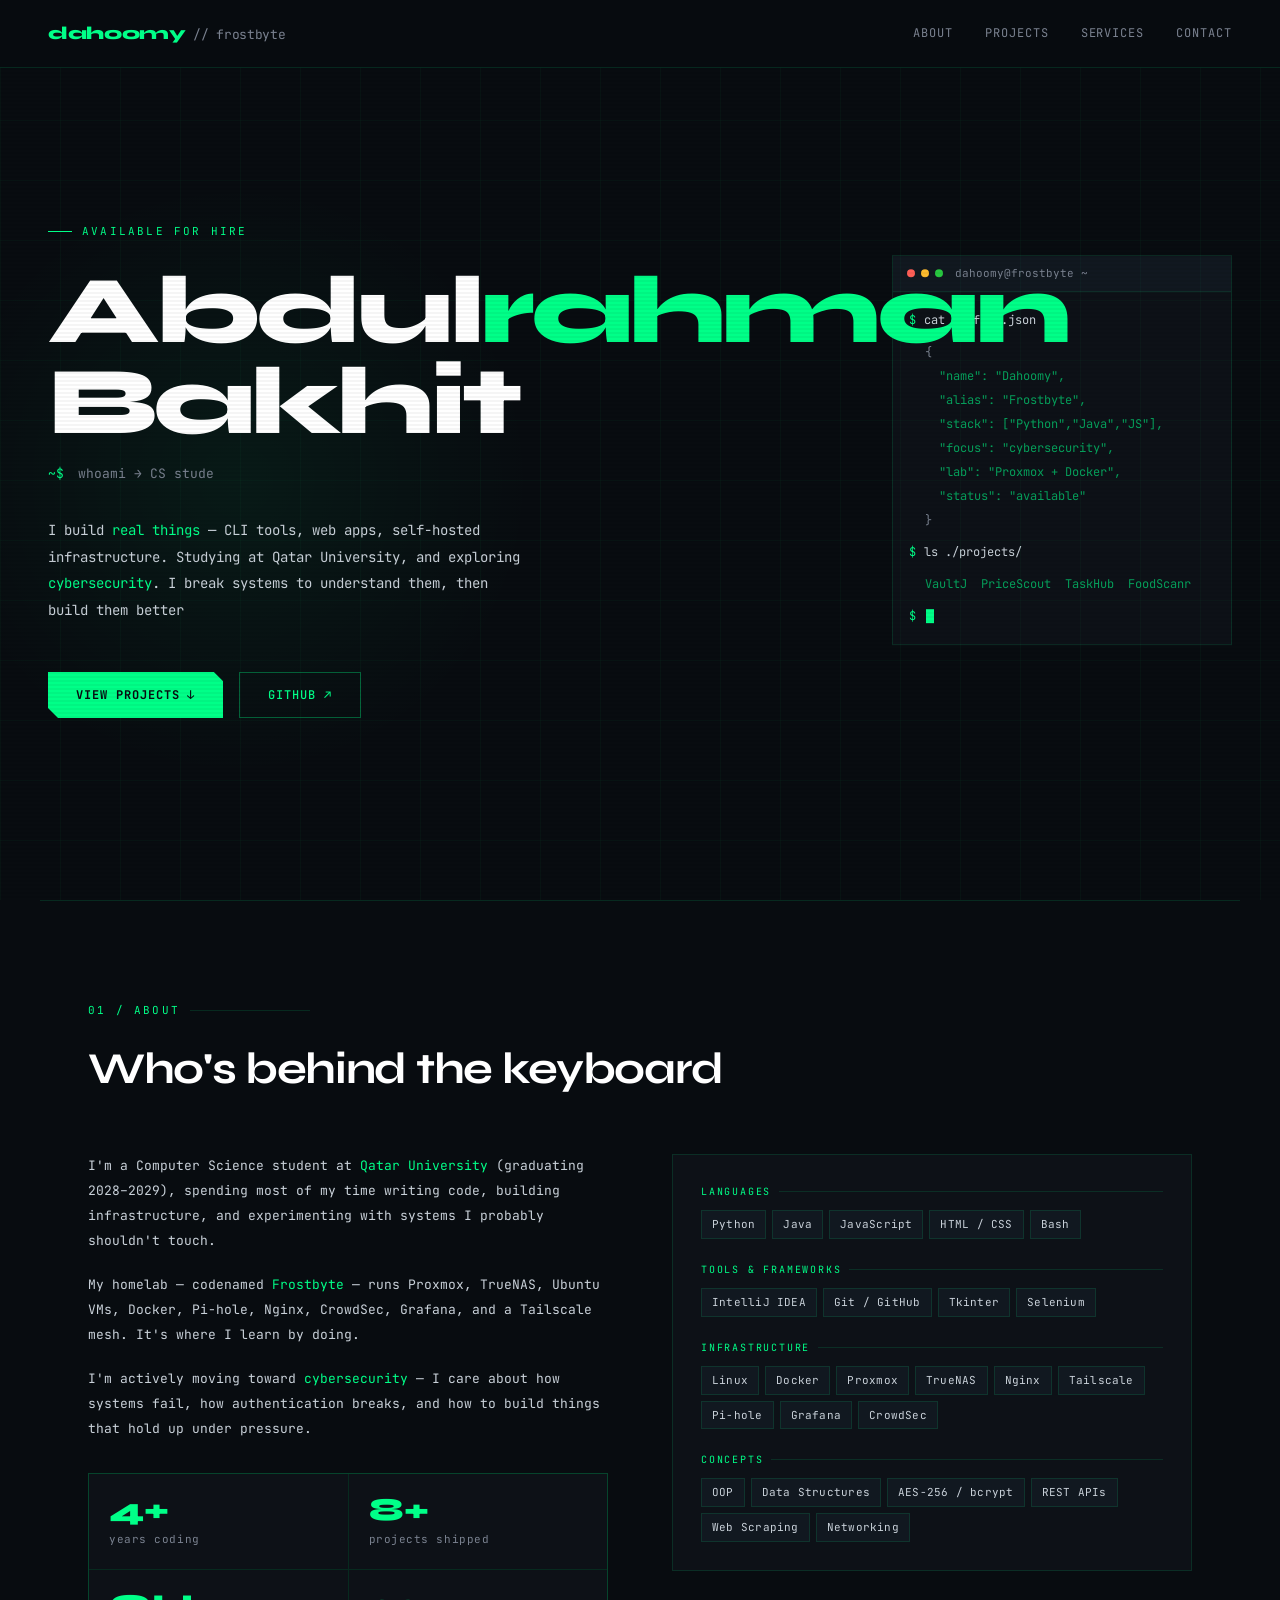
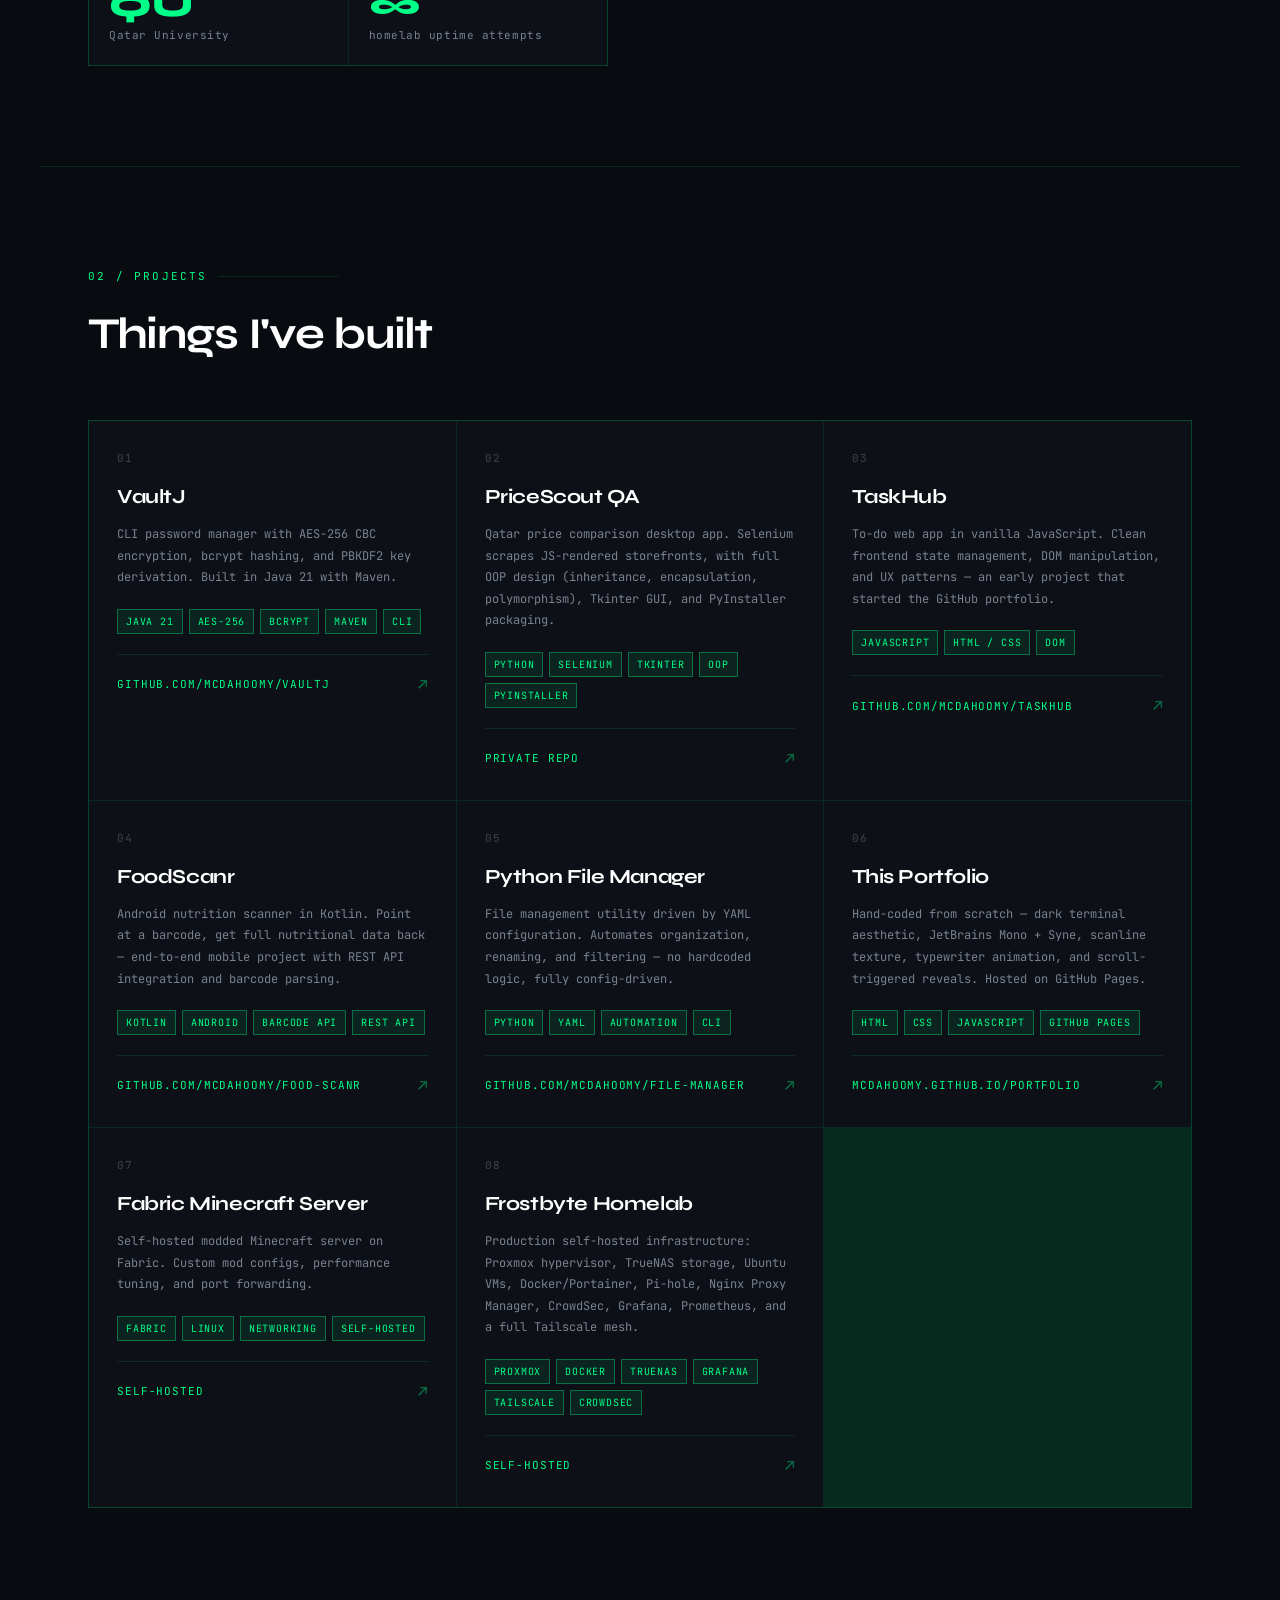
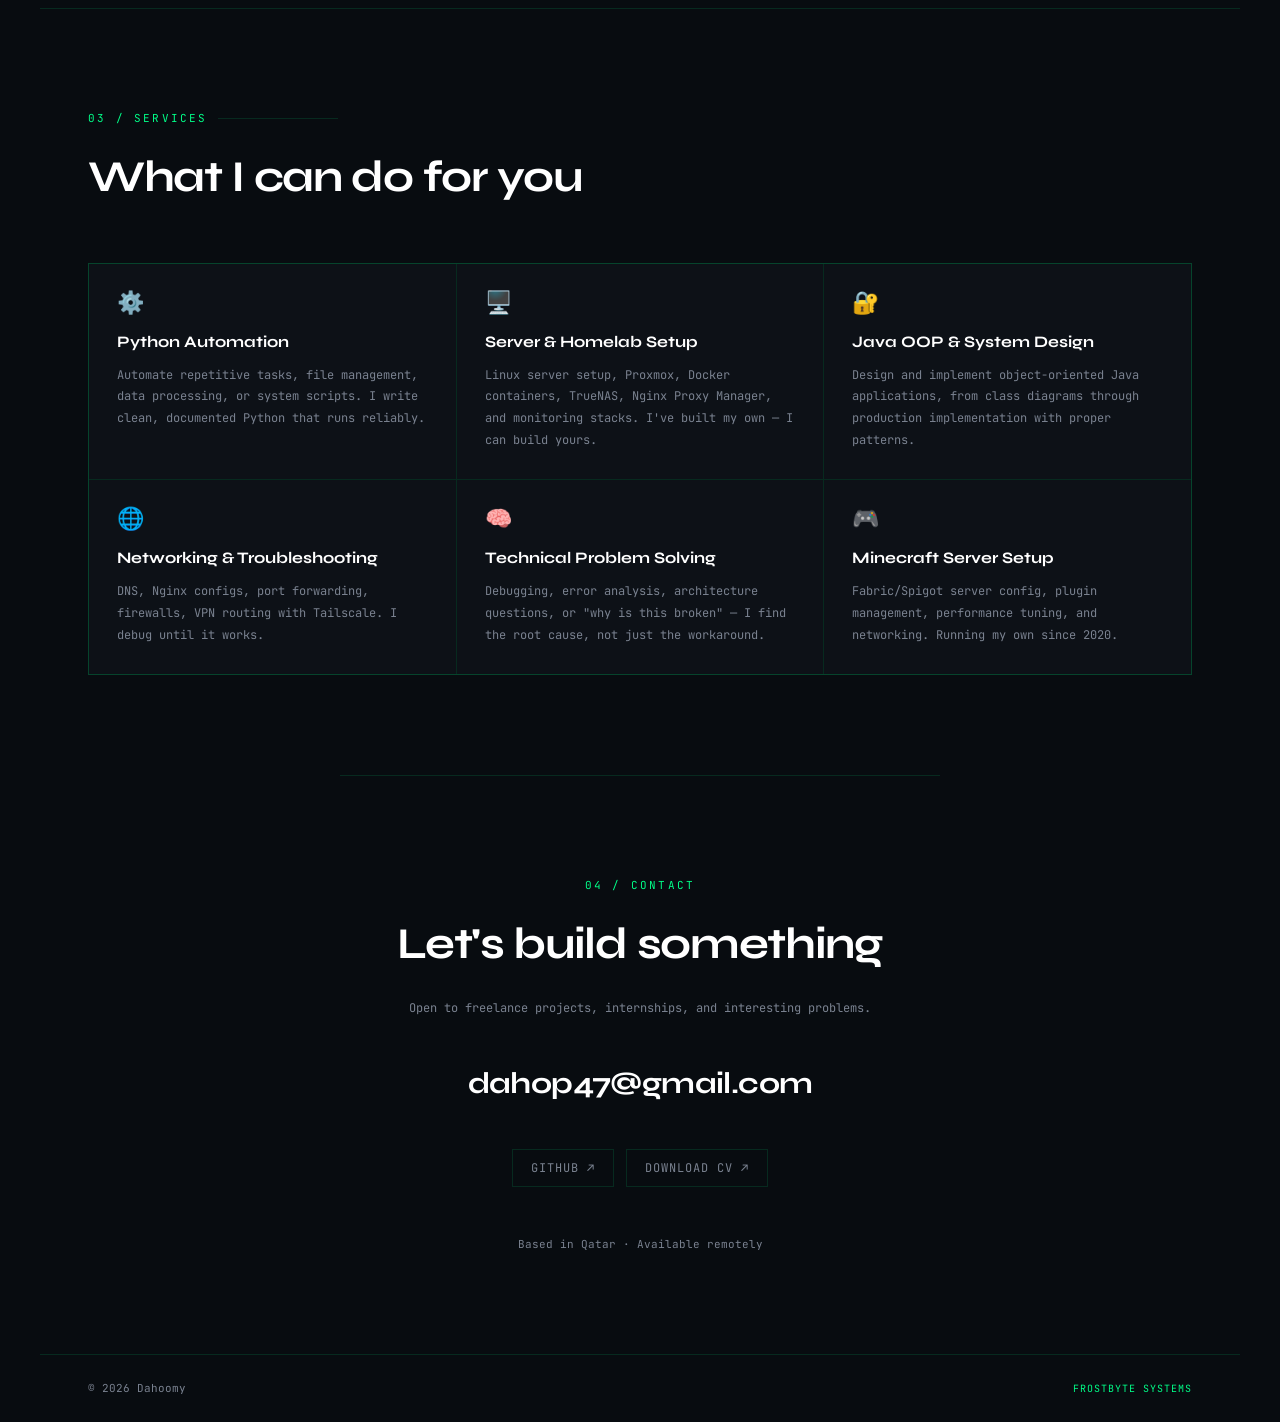
<file: index.html>
<!DOCTYPE html>
<html lang="en">
<head>
    <meta charset="UTF-8">
    <meta name="viewport" content="width=device-width, initial-scale=1.0">
    <title>Dahoomy — CS Student & Developer</title>
    <meta name="description" content="Abdulrahman Bakhit (Dahoomy) — CS student at Qatar University building CLI tools, web apps, and self-hosted infrastructure, moving toward cybersecurity. Open to freelance work and internships.">
    <meta name="theme-color" content="#080c10">
    <link rel="canonical" href="https://mcdahoomy.github.io/portfolio">
    <meta name="google-site-verification" content="zPMD22MkXOwmCSzVfY6dmIiP1yDKNOhrf6bvgOY-V0s" />

    <!-- Open Graph / social sharing -->
    <meta property="og:type" content="website">
    <meta property="og:title" content="Dahoomy — CS Student & Developer">
    <meta property="og:description" content="CS student at Qatar University building CLI tools, web apps, and self-hosted infrastructure, moving toward cybersecurity.">
    <meta property="og:url" content="https://mcdahoomy.github.io/portfolio">
    <meta name="twitter:card" content="summary">
    <meta name="twitter:title" content="Dahoomy — CS Student & Developer">
    <meta name="twitter:description" content="CS student at Qatar University building CLI tools, web apps, and self-hosted infrastructure, moving toward cybersecurity.">

    <!-- Favicon -->
    <link rel="icon" type="image/svg+xml" href="favicon.svg">

    <!-- Structured data -->
    <script type="application/ld+json">
    {
        "@context": "https://schema.org",
        "@type": "Person",
        "name": "Abdulrahman Bakhit",
        "alternateName": "Dahoomy",
        "url": "https://mcdahoomy.github.io/portfolio",
        "sameAs": ["https://github.com/mcdahoomy"],
        "jobTitle": "CS Student & Developer",
        "affiliation": {
            "@type": "CollegeOrUniversity",
            "name": "Qatar University"
        },
        "email": "mailto:dahop47@gmail.com"
    }
    </script>

    <!-- Fonts from Google Fonts -->
    <link rel="preconnect" href="https://fonts.googleapis.com">
    <link rel="preconnect" href="https://fonts.gstatic.com" crossorigin>
    <link href="https://fonts.googleapis.com/css2?family=JetBrains+Mono:wght@300;400;500;700&family=Syne:wght@400;600;700;800&display=swap" rel="stylesheet">

    <!-- Stylesheet -->
    <link rel="stylesheet" href="css/style.css">
</head>
<body>
    <nav>
        <a href="#home" class="nav-logo">
            dahoomy<span>// frostbyte</span>
        </a>
        <ul id="navMenu">
            <li><a href="#about">about</a></li>
            <li><a href="#projects">projects</a></li>
            <li><a href="#services">services</a></li>
            <li><a href="#contact">contact</a></li>
        </ul>
        <button class="nav-toggle" id="navToggle" aria-label="Toggle navigation menu" aria-expanded="false" aria-controls="navMenu">
            <span class="nav-toggle-bar"></span>
            <span class="nav-toggle-bar"></span>
            <span class="nav-toggle-bar"></span>
        </button>
    </nav>

    <!-- HERO -->
    <div id="home">

        <!-- Left side: all the text content-->
        <div class="hero-content">

            <!-- Small label above the name-->
            <div class="hero-tag">Available for hire</div>

            <!-- name split across two lines-->
            <h1 class="hero-name">
                Abdul<span class="accent">rahman</span><br>Bakhit
            </h1>

            <!-- Typewriter line -->
            <div class="hero-alias" id="alias">
                <span class="prompt">~$</span> whoami → CS student · developer · homelab operator
            </div>

            <!-- Short bio -->
            <p class="hero-desc">
                I build <em>real things</em> — CLI tools, web apps, self-hosted infrastructure.
                Studying at Qatar University, and exploring <em>cybersecurity</em>.
                I break systems to understand them, then build them better
            </p>

            <!-- Two buttons -->
             <div class="hero-actions">
                <a href="#projects" class="btn-primary">View Projects ↓</a>
                <a href="https://github.com/mcdahoomy" target="_blank" class="btn-outline">GitHub ↗</a>
             </div>

        </div>

        <!-- Right side: fake terminal widget -->
        <div class="hero-terminal">

            <!-- The three dots + title bar at the top -->
            <div class="t-bar">
                <span class="dot dot-r"></span>
                <span class="dot dot-y"></span>
                <span class="dot dot-g"></span>
                <span class="t-title">dahoomy@frostbyte ~</span>
            </div>

            <!-- Terminal output lines -->
            <div class="t-body">
                <div class="t-line"><span class="t-p">$</span><span class="t-c">cat profile.json</span></div>
                <div class="t-gap"></div>
                <div class="t-line"><span class="t-o">{</span></div>
                <div class="t-line"><span class="t-o hi">&nbsp; "name": "Dahoomy",</span></div>
                <div class="t-line"><span class="t-o hi">&nbsp; "alias": "Frostbyte",</span></div>
                <div class="t-line"><span class="t-o hi">&nbsp; "stack": ["Python","Java","JS"],</span></div>
                <div class="t-line"><span class="t-o hi">&nbsp; "focus": "cybersecurity",</span></div>
                <div class="t-line"><span class="t-o hi">&nbsp; "lab": "Proxmox + Docker",</span></div>
                <div class="t-line"><span class="t-o hi">&nbsp; "status": "available"</span></div>
                <div class="t-line"><span class="t-o">}</span></div>
                <div class="t-gap"></div>
                <div class="t-line"><span class="t-p">$</span><span class="t-c">ls ./projects/</span></div>
                <div class="t-gap"></div>
                <div class="t-line"><span class="t-o hi">VaultJ &nbsp;PriceScout &nbsp;TaskHub &nbsp;FoodScanr</span></div>
                <div class="t-gap"></div>
                <!-- Blinking cursor -->
                <div class="t-line"><span class="t-p">$</span><span class="t-c"><span class="cursor"></span></span></div>
            </div>

        </div>

    </div>

    <!-- ABOUT -->
    <div class="wrap ruled" id="about">

        <!-- Section label + title -->
        <div class="sec-label">01 / about</div>
        <h2 class="sec-title">Who's behind the keyboard</h2>

        <!-- Two column grid -->
        <div class="about-grid">

            <!-- LEFT: bio + stats -->
            <div class="about-text fu">
                <p>I'm a Computer Science student at <em>Qatar University</em> (graduating 2028–2029), spending most of my time writing code, building infrastructure, and experimenting with systems I probably shouldn't touch.</p>
                <p>My homelab — codenamed <em>Frostbyte</em> — runs Proxmox, TrueNAS, Ubuntu VMs, Docker, Pi-hole, Nginx, CrowdSec, Grafana, and a Tailscale mesh. It's where I learn by doing.</p>
                <p>I'm actively moving toward <em>cybersecurity</em> — I care about how systems fail, how authentication breaks, and how to build things that hold up under pressure.</p>

                <!-- stat boxes in a 2x2 grid -->
                <div class="stats-grid">
                    <div class="stat-box">
                        <div class="stat-num">4+</div>
                        <div class="stat-lbl">years coding</div>
                    </div>
                    <div class="stat-box">
                        <div class="stat-num">8+</div>
                        <div class="stat-lbl">projects shipped</div>
                    </div>
                    <div class="stat-box">
                        <div class="stat-num">QU</div>
                        <div class="stat-lbl">Qatar University</div>
                    </div>
                    <div class="stat-box">
                        <div class="stat-num">∞</div>
                        <div class="stat-lbl">homelab uptime attempts</div>
                    </div>
                </div>
            </div>
            
            <!-- RIGHT: skills panel -->
            <div class="skills-panel fu">

                <div class="sk-group">
                    <div class="sk-label">Languages</div>
                    <div class="sk-tags">
                        <span class="sk-tag">Python</span>
                        <span class="sk-tag">Java</span>
                        <span class="sk-tag">JavaScript</span>
                        <span class="sk-tag">HTML / CSS</span>
                        <span class="sk-tag">Bash</span>
                    </div>
                </div>

                <div class="sk-group">
                    <div class="sk-label">Tools & Frameworks</div>
                    <div class="sk-tags">
                        <span class="sk-tag">IntelliJ IDEA</span>
                        <span class="sk-tag">Git / GitHub</span>
                        <span class="sk-tag">Tkinter</span>
                        <span class="sk-tag">Selenium</span>
                    </div>
                </div>

                <div class="sk-group">
                    <div class="sk-label">Infrastructure</div>
                    <div class="sk-tags">
                        <span class="sk-tag">Linux</span>
                        <span class="sk-tag">Docker</span>
                        <span class="sk-tag">Proxmox</span>
                        <span class="sk-tag">TrueNAS</span>
                        <span class="sk-tag">Nginx</span>
                        <span class="sk-tag">Tailscale</span>
                        <span class="sk-tag">Pi-hole</span>
                        <span class="sk-tag">Grafana</span>
                        <span class="sk-tag">CrowdSec</span>
                    </div>
                </div>

                <div class="sk-group">
                    <div class="sk-label">Concepts</div>
                    <div class="sk-tags">
                        <span class="sk-tag">OOP</span>
                        <span class="sk-tag">Data Structures</span>
                        <span class="sk-tag">AES-256 / bcrypt</span>
                        <span class="sk-tag">REST APIs</span>
                        <span class="sk-tag">Web Scraping</span>
                        <span class="sk-tag">Networking</span>
                    </div>
                </div>

            </div>
        </div>
    </div>

    <!-- PROJECTS -->
    <div class="wrap ruled" id="projects">

        <div class="sec-label">02 / projects</div>
        <h2 class="sec-title">Things I've built</h2>
        
        <div class="proj-grid">

            <a class="proj-card fu" href="https://github.com/mcdahoomy/VaultJ" target="_blank">
                <div class="p-num">01</div>
                <div class="p-name">VaultJ</div>
                <div class="p-desc">CLI password manager with AES-256 CBC encryption, bcrypt hashing, and PBKDF2 key derivation. Built in Java 21 with Maven.</div>
                <div class="p-tags">
                    <span class="tag">Java 21</span>
                    <span class="tag">AES-256</span>
                    <span class="tag">bcrypt</span>
                    <span class="tag">Maven</span>
                    <span class="tag">CLI</span>
                </div>
                <div class="p-foot">
                    <span class="p-link">github.com/mcdahoomy/VaultJ</span>
                    <span class="p-arrow">↗</span>
                </div>
            </a>

            <a class="proj-card fu" href="https://github.com/mcdahoomy" target="_blank">
                <div class="p-num">02</div>
                <div class="p-name">PriceScout QA</div>
                <div class="p-desc">Qatar price comparison desktop app. Selenium scrapes JS-rendered storefronts, with full OOP design (inheritance, encapsulation, polymorphism), Tkinter GUI, and PyInstaller packaging.</div>
                <div class="p-tags">
                    <span class="tag">Python</span>
                    <span class="tag">Selenium</span>
                    <span class="tag">Tkinter</span>
                    <span class="tag">OOP</span>
                    <span class="tag">PyInstaller</span>
                </div>
                <div class="p-foot">
                    <span class="p-link">Private repo</span>
                    <span class="p-arrow">↗</span>
                </div>
            </a>

            <a class="proj-card fu" href="https://mcdahoomy.github.io/TaskHub" target="_blank">
                <div class="p-num">03</div>
                <div class="p-name">TaskHub</div>
                <div class="p-desc">To-do web app in vanilla JavaScript. Clean frontend state management, DOM manipulation, and UX patterns — an early project that started the GitHub portfolio.</div>
                <div class="p-tags">
                    <span class="tag">JavaScript</span>
                    <span class="tag">HTML / CSS</span>
                    <span class="tag">DOM</span>
                </div>
                <div class="p-foot">
                    <span class="p-link">github.com/mcdahoomy/TaskHub</span>
                    <span class="p-arrow">↗</span>
                </div>
            </a>

            <a class="proj-card fu" href="https://github.com/mcdahoomy/food-scanr" target="_blank">
                <div class="p-num">04</div>
                <div class="p-name">FoodScanr</div>
                <div class="p-desc">Android nutrition scanner in Kotlin. Point at a barcode, get full nutritional data back — end-to-end mobile project with REST API integration and barcode parsing.</div>
                <div class="p-tags">
                    <span class="tag">Kotlin</span>
                    <span class="tag">Android</span>
                    <span class="tag">Barcode API</span>
                    <span class="tag">REST API</span>
                </div>
                <div class="p-foot">
                    <span class="p-link">github.com/mcdahoomy/food-scanr</span>
                    <span class="p-arrow">↗</span>
                </div>
            </a>

            <a class="proj-card fu" href="https://github.com/mcdahoomy/File-Manager" target="_blank">
                <div class="p-num">05</div>
                <div class="p-name">Python File Manager</div>
                <div class="p-desc">File management utility driven by YAML configuration. Automates organization, renaming, and filtering — no hardcoded logic, fully config-driven.</div>
                <div class="p-tags">
                    <span class="tag">Python</span>
                    <span class="tag">YAML</span>
                    <span class="tag">Automation</span>
                    <span class="tag">CLI</span>
                </div>
                <div class="p-foot">
                    <span class="p-link">github.com/mcdahoomy/File-Manager</span>
                    <span class="p-arrow">↗</span>
                </div>
            </a>

            <a class="proj-card fu" href="https://mcdahoomy.github.io/portfolio" target="_blank">
                <div class="p-num">06</div>
                <div class="p-name">This Portfolio</div>
                <div class="p-desc">Hand-coded from scratch — dark terminal aesthetic, JetBrains Mono + Syne, scanline texture, typewriter animation, and scroll-triggered reveals. Hosted on GitHub Pages.</div>
                <div class="p-tags">
                    <span class="tag">HTML</span>
                    <span class="tag">CSS</span>
                    <span class="tag">JavaScript</span>
                    <span class="tag">GitHub Pages</span>
                </div>
                <div class="p-foot">
                    <span class="p-link">mcdahoomy.github.io/portfolio</span>
                    <span class="p-arrow">↗</span>
                </div>
            </a>

            <a class="proj-card fu" href="https://github.com/mcdahoomy" target="_blank">
                <div class="p-num">07</div>
                <div class="p-name">Fabric Minecraft Server</div>
                <div class="p-desc">Self-hosted modded Minecraft server on Fabric. Custom mod configs, performance tuning, and port forwarding.</div>
                <div class="p-tags">
                    <span class="tag">Fabric</span>
                    <span class="tag">Linux</span>
                    <span class="tag">Networking</span>
                    <span class="tag">Self-hosted</span>
                </div>
                <div class="p-foot">
                    <span class="p-link">Self-hosted</span>
                    <span class="p-arrow">↗</span>
                </div>
            </a>

            <a class="proj-card fu" href="https://github.com/mcdahoomy" target="_blank">
                <div class="p-num">08</div>
                <div class="p-name">Frostbyte Homelab</div>
                <div class="p-desc">Production self-hosted infrastructure: Proxmox hypervisor, TrueNAS storage, Ubuntu VMs, Docker/Portainer, Pi-hole, Nginx Proxy Manager, CrowdSec, Grafana, Prometheus, and a full Tailscale mesh.</div>
                <div class="p-tags">
                    <span class="tag">Proxmox</span>
                    <span class="tag">Docker</span>
                    <span class="tag">TrueNAS</span>
                    <span class="tag">Grafana</span>
                    <span class="tag">Tailscale</span>
                    <span class="tag">CrowdSec</span>
                </div>
                <div class="p-foot">
                    <span class="p-link">Self-hosted</span>
                    <span class="p-arrow">↗</span>
                </div>
            </a>

        </div>
    </div>

    <!-- SERVICES -->
    <div class="wrap ruled" id="services">

        <div class="sec-label">03 / services</div>
        <h2 class="sec-title">What I can do for you</h2>

        <div class="svc-grid">

            <div class="svc-item fu">
                <span class="svc-icon">⚙️</span>
                <div class="svc-name">Python Automation</div>
                <div class="svc-desc">Automate repetitive tasks, file management, data processing, or system scripts. I write clean, documented Python that runs reliably.</div>
            </div>

            <div class="svc-item fu">
                <span class="svc-icon">🖥️</span>
                <div class="svc-name">Server & Homelab Setup</div>
                <div class="svc-desc">Linux server setup, Proxmox, Docker containers, TrueNAS, Nginx Proxy Manager, and monitoring stacks. I've built my own — I can build yours.</div>
            </div>

            <div class="svc-item fu">
                <span class="svc-icon">🔐</span>
                <div class="svc-name">Java OOP & System Design</div>
                <div class="svc-desc">Design and implement object-oriented Java applications, from class diagrams through production implementation with proper patterns.</div>
            </div>

            <div class="svc-item fu">
                <span class="svc-icon">🌐</span>
                <div class="svc-name">Networking & Troubleshooting</div>
                <div class="svc-desc">DNS, Nginx configs, port forwarding, firewalls, VPN routing with Tailscale. I debug until it works.</div>
            </div>

            <div class="svc-item fu">
                <span class="svc-icon">🧠</span>
                <div class="svc-name">Technical Problem Solving</div>
                <div class="svc-desc">Debugging, error analysis, architecture questions, or "why is this broken" — I find the root cause, not just the workaround.</div>
            </div>
            
            <div class="svc-item fu">
                <span class="svc-icon">🎮</span>
                <div class="svc-name">Minecraft Server Setup</div>
                <div class="svc-desc">Fabric/Spigot server config, plugin management, performance tuning, and networking. Running my own since 2020.</div>
            </div>

        </div>
    </div>

    <!-- CONTACT -->
    <div class="contact-wrap" id="contact">

        <div class="c-label">04 / contact</div>
        <h2 class="c-title">Let's build something</h2>
        <p class="c-sub">Open to freelance projects, internships, and interesting problems.</p>

        <a href="mailto:dahop47@gmail.com" class="c-email">dahop47@gmail.com</a>

        <div class="c-links">
            <a href="https://github.com/mcdahoomy" target="_blank" class="c-link">GitHub ↗</a>
            <a href="Dahoomy-CV.pdf" class="c-link" download="Dahoomy-CV.pdf">Download CV ↗</a>
        </div>

        <p class="c-meta">Based in Qatar · Available remotely</p>

    </div>

    <footer>
        <span>© 2026 Dahoomy</span>
        <span class="footer-tag">FROSTBYTE SYSTEMS</span>
    </footer>

    <!-- JS file -->
    <script src="js/script.js"></script>
</body>
</html>
</file>
<file: css/style.css>
/* ── RESET & ROOT ── */

/* Remove default browser margins/padding/box weirdness on every element */
*, *::before, *::after {
    box-sizing: border-box;
    margin: 0;
    padding: 0;
}

/* Smooth scrolling when nav links are clicked */
html {
    scroll-behavior: smooth;
}

/* ── CSS VARIABLES ── */
:root {
    /* Backgrounds ─ three shades of near-black */
    --bg:       #080c10;
    --bg2:      #0d1117;
    --bg3:      #111820;
    
    /* Borders ─ green at very low opacity so they're subtle */
    --border:       rgba(0, 255, 136, 0.12);
    --border-hi:    rgba(0, 255, 136, 0.35);

    /* The signature green accent */
    --green:        #00ff88;
    --green-dim:    rgba(0, 255, 136, 0.6);
    --green-glow:   rgba(0, 255, 136, 0.08);

    /* Text colors */
    --text:     #c9d1d9;
    --muted:    #7a8290;
    --dim:      #3d4449;

    /* Font families stored as variables */
    --mono: 'JetBrains Mono', monospace;
    --sans: 'Syne', sans-serif;
}

/* ── BASE STYLES ── */
body {
    background: var(--bg);
    color: var(--text);
    font-family: var(--mono);
    font-size: 14px;
    line-height: 1.7;
    overflow-x: hidden;
}

/* ── SCANLINE EFFECT ── */
body::before {
    content: '';
    position: fixed;
    inset: 0;
    z-index: 100;
    pointer-events: none;
    background: repeating-linear-gradient(
        0deg,
        transparent,
        transparent 2px,
        rgba(0, 0, 0, 0.04) 2px,
        rgba(0, 0, 0, 0.04) 4px
    );
}

/* ── SCROLLBAR ── */
::-webkit-scrollbar { width: 4px; }
::-webkit-scrollbar-track { background: var(--bg); }
::-webkit-scrollbar-thumb { background: var(--border-hi); }

/* ── NAV ── */

nav {
    position: fixed;
    top: 0;
    left: 0;
    right: 0;
    z-index: 200;

    display: flex;
    align-items: center;
    justify-content: space-between;

    padding: 18px 48px;
    background: rgba(8, 12, 16, 0.9);
    backdrop-filter: blur(12px);
    border-bottom: 1px solid var(--border);
}

/* The logo link — "dahoomy" in big green Syne font. */
.nav-logo {
    font-family: var(--sans);
    font-size: 18px;
    font-weight: 800;
    color: var(--green);
    letter-spacing: -0.02em;
    text-decoration: none;
}

/* The "// frostbyte" part */
.nav-logo span {
    color: var(--muted);
    font-weight: 400;
    font-size: 13px;
    margin-left: 8px;
    font-family: var(--mono);
}

/* Remove the bullet points */
nav ul {
    display: flex;
    gap: 32px;
    list-style: none;
}

/* Each nav link */
nav ul a {
    color: var(--muted);
    text-decoration: none;
    font-size: 12px;
    letter-spacing: 0.08em;
    text-transform: uppercase;
    transition: color 0.2s;
}

/* Turn green on hover */
nav ul a:hover {
    color: var(--green);
}

/* Hamburger button — hidden on desktop, shown below 720px */
.nav-toggle {
    display: none;
    flex-direction: column;
    justify-content: center;
    gap: 5px;
    width: 32px;
    height: 32px;
    background: transparent;
    border: none;
    cursor: pointer;
}

.nav-toggle-bar {
    width: 100%;
    height: 2px;
    background: var(--green);
    transition: transform 0.2s ease, opacity 0.2s ease;
}

.nav-toggle[aria-expanded="true"] .nav-toggle-bar:nth-child(1) { transform: translateY(7px) rotate(45deg); }
.nav-toggle[aria-expanded="true"] .nav-toggle-bar:nth-child(2) { opacity: 0; }
.nav-toggle[aria-expanded="true"] .nav-toggle-bar:nth-child(3) { transform: translateY(-7px) rotate(-45deg); }

@media (max-width: 720px) {
    .nav-toggle { display: flex; }

    /* nav is position:fixed, so it's the containing block for this absolute dropdown */
    nav ul {
        position: absolute;
        top: 100%;
        left: 0;
        right: 0;
        flex-direction: column;
        gap: 0;
        background: rgba(8, 12, 16, 0.97);
        backdrop-filter: blur(12px);
        border-bottom: 1px solid var(--border);
        max-height: 0;
        overflow: hidden;
        transition: max-height 0.25s ease;
    }

    nav ul.open {
        max-height: 300px;
    }

    nav ul li {
        border-top: 1px solid var(--border);
    }

    nav ul a {
        display: block;
        padding: 16px 24px;
    }
}

/* —— HERO —— */

#home {
    min-height: 100vh;
    display: flex;
    align-items: center;
    padding: 120px 48px 80px;
    position: relative;
    overflow: hidden;
}

/* The green radial glow behind the text. */
#home::before {
    content: '';
    position: absolute;
    top: 20%;
    left: -5%;
    width: 600px;
    height: 600px;
    background: radial-gradient(circle, rgba(0, 255, 136, 0.06) 0%, transparent 70%);
    pointer-events: none;
}

/* Subtle grid lines in the background. */
#home::after {
    content: '';
    position: absolute;
    inset: 0;
    pointer-events: none;
    background-image:
        linear-gradient(rgba(0, 255, 136, 0.03) 1px, transparent 1px),
        linear-gradient(90deg, rgba(0, 255, 136, 0.03) 1px, transparent 1px);
    background-size: 60px 60px;
}

/* Left content block */
.hero-content {
    max-width: 640px;
    position: relative;
    z-index: 1;
}

/* The "Available for hire" tag above the name. */
.hero-tag {
    font-size: 11px;
    letter-spacing: 0.2em;
    text-transform: uppercase;
    color: var(--green);
    margin-bottom: 24px;
    display: flex;
    align-items: center;
    gap: 10px;
}

.hero-tag::before {
    content: '';
    width: 24px;
    height: 1px;
    background: var(--green);
}

/* The big name heading. */
.hero-name {
    font-family: var(--sans);
    font-size: clamp(52px, 8vw, 96px);
    font-weight: 800;
    line-height: 0.95;
    letter-spacing: -0.04em;
    color: #fff;
    margin-bottom: 16px;
}

/* The green "rahman" part */
.hero-name .accent {
    color: var(--green);
}

/* The typewriter line */
.hero-alias {
    font-size: 13px;
    color: var(--muted);
    margin-bottom: 32px;
    min-height: 22px;
}

.hero-alias .prompt {
    color: var(--green);
    margin-right: 6px;
}

/* The short bio */
.hero-desc {
    font-size: 14px;
    color: var(--text);
    max-width: 480px;
    line-height: 1.9;
    margin-bottom: 48px;
}

/* <em> tags inside the bio turn green */
.hero-desc em {
    color: var(--green);
    font-style: normal;
}

/* Button row */
.hero-actions {
    display: flex;
    gap: 16px;
    flex-wrap: wrap;
}

.btn-primary {
    display: inline-flex;
    align-items: center;
    gap: 8px;
    padding: 12px 28px;
    background: var(--green);
    color: var(--bg);
    font-family: var(--mono);
    font-size: 12px;
    font-weight: 700;
    letter-spacing: 0.08em;
    text-transform: uppercase;
    text-decoration: none;
    border: none;
    cursor: pointer;
    transition: all 0.2s;
    clip-path: polygon(0 0,
    calc(100% - 10px) 0,
    100% 10px,
    100% 100%,
    10px 100%,
    0 calc(100% - 10px)
    );
}

.btn-primary:hover {
    background: #fff;
    transform: translateY(-2px);
    box-shadow: 0 8px 32px rgba(0, 255, 136, 0.25);
}

.btn-outline {
    display: inline-flex;
    align-items: center;
    gap: 8px;
    padding: 12px 28px;
    background: transparent;
    color: var(--green);
    font-family: var(--mono);
    font-size: 12px;
    font-weight: 500;
    letter-spacing: 0.08em;
    text-transform: uppercase;
    text-decoration: none;
    border: 1px solid var(--border-hi);
    cursor: pointer;
    transition: all 0.2s;
}

.btn-outline:hover {
    background: var(--green-glow);
    border-color: var(--green);
}

/* —— TERMINAL WIDGET —— */

.hero-terminal {
    position: absolute;
    right: 48px;
    top: 50%;
    transform: translateY(-50%);
    width: 340px;
    background: var(--bg2);
    border: 1px solid var(--border);
    font-family: var(--mono);
    font-size: 12px;
}

/* The top bar with the three colored dots */
.t-bar {
    background: var(--bg3);
    padding: 8px 14px;
    display: flex;
    align-items: center;
    gap: 6px;
    border-bottom: 1px solid var(--border);
}

/* The three dots */
.dot { width: 8px; height: 8px; border-radius: 50%; }
.dot-r { background: #ff5f57; }
.dot-y { background: #febc2e; }
.dot-g { background: #28c840; }

.t-title { color: var(--muted); font-size: 11px; margin-left: 6px; }

/* The terminal text area */
.t-body { padding: 16px; line-height: 2;}

.t-line { display: flex; gap: 8px; }
.t-p { color: var(--green); flex-shrink: 0; }
.t-c { color: var(--text); }
.t-o { color: var(--muted); padding-left: 16px; }
.t-o.hi { color: var(--green-dim); }
.t-gap { height: 8px; }

/* The blinking cursor. */
.cursor {
    display: inline-block;
    width: 8px;
    height: 14px;
    background: var(--green);
    vertical-align: middle;
    animation: blink 1s step-end infinite;
    margin-left: 2px;
}

@keyframes blink {
    0%, 100% { opacity: 1; }
    50%      { opacity: 0; }
}

/* Hide terminal on smaller screens */
@media (max-width: 900px) {
    .hero-terminal { display: none; }
    #home { padding: 100px 24px 80px; }
}

/* ── SHARED SECTION STYLES ── */

.wrap {
    max-width: 1200px;
    margin: 0 auto;
    padding: 100px 48px;
}

.ruled {
    border-top: 1px solid var(--border);
}

/* Small uppercase label above each section title */
.sec-label {
    font-size: 11px;
    letter-spacing: 0.2em;
    text-transform: uppercase;
    color: var(--green);
    margin-bottom: 12px;
    display: flex;
    align-items: center;
    gap: 10px;
}

.sec-label::after {
    content: '';
    flex: 1;
    height: 1px;
    background: var(--border);
    max-width: 120px;
}

/* The big section heading */
.sec-title {
    font-family: var(--sans);
    font-size: clamp(28px, 4vw, 44px);
    font-weight: 700;
    color: #fff;
    letter-spacing: -0.03em;
    margin-bottom: 48px;
}

/* ── ABOUT ── */

.about-grid {
    display: grid;
    grid-template-columns: 1fr 1fr;
    gap: 64px;
    align-items: start;
}

/* Paragraphs in the bio */
.about-text p {
    color: var(--text);
    margin-bottom: 20px;
    line-height: 1.9;
    font-size: 13px;
}

/* <em> tags in the bio */
.about-text em {
    color: var(--green);
    font-style: normal;
}

/* 2x2 stat boxes */
.stats-grid {
    display: grid;
    grid-template-columns: 1fr 1fr;
    gap: 1px;
    background: var(--border);
    border: 1px solid var(--border);
    margin-top: 32px;
}

/* Each individual stat box */
.stat-box {
    background: var(--bg2);
    padding: 20px;
}

.stat-num {
    font-family: var(--sans);
    font-size: 32px;
    font-weight: 800;
    color: var(--green);
    line-height: 1;
    margin-bottom: 4px;
}

.stat-lbl {
    font-size: 11px;
    color: var(--muted);
    letter-spacing: 0.05em;
}

/* ── SKILLS PANEL */

.skills-panel {
    background: var(--bg2);
    border: 1px solid var(--border);
    padding: 28px;
}

/* Each group of tags */
.sk-group {
    margin-bottom: 22px;
}

.sk-group:last-child {
    margin-bottom: 0;
}

/* The group label */
.sk-label {
    font-size: 10px;
    letter-spacing: 0.18em;
    text-transform: uppercase;
    color: var(--green);
    margin-bottom: 10px;
    display: flex;
    align-items: center;
    gap: 8px;
}

.sk-label::after {
    content: '';
    flex: 1;
    height: 1px;
    background: var(--border);
}

/* The row of tags */
.sk-tags {
    display: flex;
    flex-wrap: wrap;
    gap: 6px;
}

/* Each individual skill tag */
.sk-tag {
    font-size: 11px;
    color: var(--text);
    border: 1px solid var(--border);
    padding: 4px 10px;
    background: var(--bg3);
    transition: all 0.15s;
    letter-spacing: 0.02em;
    cursor: default;
}

.sk-tag:hover {
    border-color: var(--border-hi);
    color: var(--green);
    background: var(--green-glow);
}

/* ── FADE-UP ANIMATION ── */

.fu {
    opacity: 0;
    transform: translateY(24px);
    transition: opacity 0.7s ease, transform 0.7s ease;
}

.fu.show {
    opacity: 1;
    transform: none;
}

/* ── RESPONSIVE ── */
@media (max-width: 900px) {
    .wrap { padding: 72px 24px }
    .about-grid { grid-template-columns: 1fr; gap: 40px; }
}

/* ── PROJECTS ── */

.proj-grid {
    display: grid;
    grid-template-columns: repeat(auto-fill, minmax(320px, 1fr));
    gap: 1px;
    background: var(--border);
    border: 1px solid var(--border);
    overflow: hidden;
}

/* Each porject card */
.proj-card {
    background: var(--bg2);
    padding: 28px;
    position: relative;
    transition: background 0.2s;
    text-decoration: none;
    display: block;
    color: inherit;
}

/* The green bar that slides in form the left on hover */
.proj-card::before {
    content: '';
    position: absolute;
    top: 0; left: 0;
    width: 100%; height: 2px;
    background: var(--green);
    transform: scaleX(0);
    transform-origin: left;
    transition: transform 0.3s cubic-bezier(0.16, 1, 0.3, 1);
}

.proj-card:hover {
    background: var(--bg3);
}

.proj-card:hover::before {
    transform: scaleX(1);
}

/* Arrow moves when hovered */
.proj-card:hover .p-arrow {
    transform: translate(3px, -3px);
    opacity: 1;
}

.p-num {
    font-size: 11px;
    color: var(--dim);
    margin-bottom: 12px;
    letter-spacing: 0.1em;
}

.p-name {
    font-family: var(--sans);
    font-size: 20px;
    font-weight: 700;
    color: #fff;
    margin-bottom: 10px;
    letter-spacing: -0.02em;
}

.p-desc {
    font-size: 12px;
    color: var(--muted);
    line-height: 1.8;
    margin-bottom: 20px;
}

.p-tags {
    display: flex;
    flex-wrap: wrap;
    gap: 6px;
    margin-bottom: 20px;
}

/* Individual tag pill */
.tag {
    font-size: 10px;
    letter-spacing: 0.08em;
    text-transform: uppercase;
    color: var(--green);
    border: 1px solid var(--border-hi);
    padding: 3px 8px;
    background: var(--green-glow);
}

.p-foot {
    display: flex;
    justify-content: space-between;
    align-items: center;
    padding-top: 16px;
    border-top: 1px solid var(--border);
}

.p-link {
    font-size: 11px;
    color: var(--green);
    letter-spacing: 0.08em;
    text-transform: uppercase;
}

.p-arrow {
    color: var(--green);
    font-size: 16px;
    opacity: 0.4;
    transition: all 0.2s;
}

/* —— SERVICES —— */

.svc-grid {
    display: grid;
    grid-template-columns: repeat(auto-fill, minmax(280px, 1fr));
    gap: 1px;
    background: var(--border);
    border: 1px solid var(--border);
    overflow: hidden;
}

.svc-item {
    background: var(--bg2);
    padding: 28px;
    transition: background 0.2s;
}

.svc-item:hover {
    background: var(--bg3);
}

.svc-icon {
    font-size: 22px;
    margin-bottom: 14px;
    display: block;
    line-height: 1;
}

.svc-name {
    font-family: var(--sans);
    font-size: 16px;
    font-weight: 700;
    color: #fff;
    margin-bottom: 10px;
}

.svc-desc {
    font-size: 12px;
    color: var(--muted);
    line-height: 1.8;
}

.contact-wrap {
    max-width: 600px;
    margin: 0 auto;
    padding: 100px 48px;
    text-align: center;
    border-top: 1px solid var(--border);
}

.c-label {
    font-size: 11px;
    letter-spacing: 0.2em;
    text-transform: uppercase;
    color: var(--green);
    margin-bottom: 12px;
    display: block;
}

.c-title {
    font-family: var(--sans);
    font-size: clamp(28px, 4vw, 44px);
    font-weight: 700;
    color: #fff;
    letter-spacing: -0.03em;
    margin-bottom: 16px;
}

.c-sub {
    font-size: 12px;
    color: var(--muted);
    margin-bottom: 40px;
}

.c-email {
    font-family: var(--sans);
    font-size: clamp(18px, 3vw, 30px);
    font-weight: 700;
    color: #fff;
    margin-bottom: 40px;
    display: block;
    text-decoration: none;
    transition: color 0.2s;
    letter-spacing: -0.02em;
}

.c-email:hover {
    color: var(--green);
}

.c-links {
    display: flex;
    justify-content: center;
    gap: 12px;
    margin-bottom: 48px;
    flex-wrap: wrap;
}

.c-link {
    font-size: 12px;
    color: var(--muted);
    text-decoration: none;
    letter-spacing: 0.08em;
    text-transform: uppercase;
    border: 1px solid var(--border);
    padding: 8px 18px;
    transition: all 0.2s;
}

.c-link:hover {
    color: var(--green);
    border-color: var(--border-hi);
    background: var(--green-glow);
}

.c-meta {
    font-size: 11px;
    color: var(--muted);
}

footer {
    border-top: 1px solid var(--border);
    padding: 24px 48px;
    display: flex;
    justify-content: space-between;
    align-items: center;
    font-size: 11px;
    color: var(--muted);
    max-width: 1200px;
    margin: 0 auto;
}

.footer-tag {
    color: var(--green);
    font-size: 10px;
    letter-spacing: 0.1em;
}

/* ── RESPONSIVE ─ final additions ── */
@media (max-width: 900px) {
    .contact-wrap { padding: 72px 24px; }
    footer {
        flex-direction: column;
        gap: 8px;
        padding: 24px;
    }
}

@media (max-width: 600px) {
    nav ul { gap: 18px; }
    .hero-name { font-size: 44px; }
}
</file>
